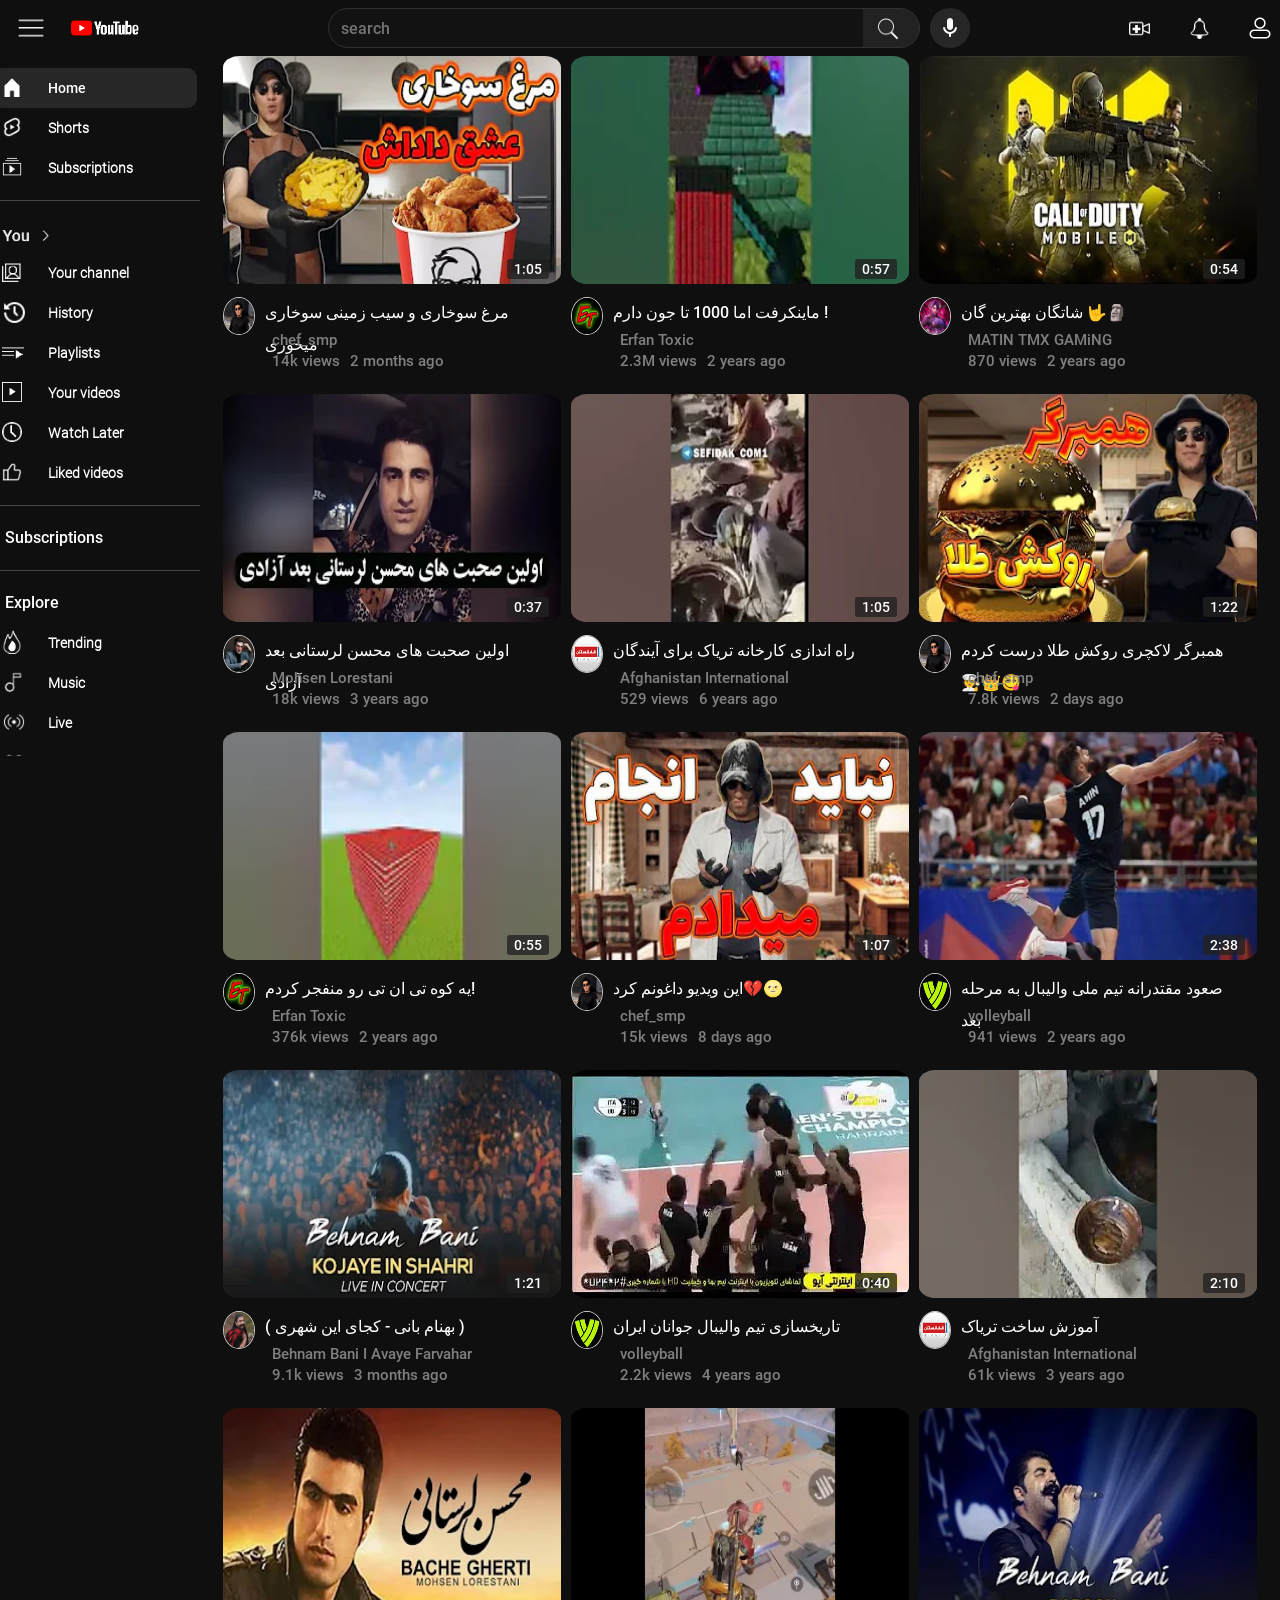
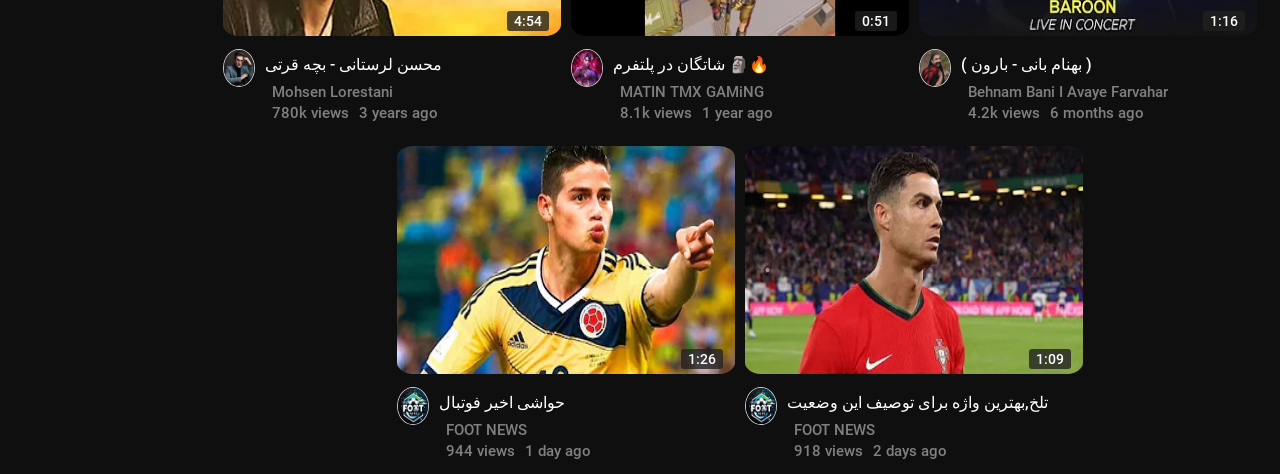
<file: index.htm>
<!DOCTYPE html>
<html>
<head>
    <!-- Style Link -->

    <link href="style/content.css" rel="stylesheet">
    <link href="style/header.css" rel="stylesheet">
    <link href="style/detailVideo.css" rel="stylesheet">
    <link href="style/channelDetai.css" rel="stylesheet">
    <link href="style/subscriptions.css" rel="stylesheet">
    <link href="style/listView.css" rel="stylesheet">
    <link href="style/subscribedChannelsView.css" rel="stylesheet">
    <link href="style/history.css" rel="stylesheet">
    <link href="style/playlistView.css" rel="stylesheet">
    <link href="style/lightMode.css" rel="stylesheet">

    <!-- Icon Link -->

    <link href="img/youtube-logo-transparent-png-pictures-transparent-background-youtube-logo-11562856729oa42buzkng.png" rel="icon">

    <!-- Script Link -->

    <script src="script/videomenu.json"> </script>
    <script src="script/channels.json"> </script>
    <script src="script/generate.js"> </script>
</head>

<body id="body">

<!-- This Section is For Header -->

<div class="header">
    <div class="start">
        <span class="menu" onclick="showSideMenu(), sideChecker()"></span>
        <span class="logo"></span>
    </div>
    <div class="center">
        <div class="search">
			<input id="search" type="text" placeholder="search"> 
			<div id="overlay" class="hide"> </div>
			<div id="result"> 	</div>
		</div>
        <span class="mic"></span>
    </div>
    <div class="end">
        <div class="endHeaderItems">
            <span class="videoUpload"></span>
        </div>
        <div class="endHeaderItems">
            <span class="notification"></span>
        </div>
        <div class="endHeaderItems profilePicture">
            <span class="profilePicture" onclick="showYourChannelMenu()"></span>
            <div class="yourChannelMenu hide" id="yourChannelMenu">
                <div class="yourChannelProfile">
                    <div class="yourProfile"></div>
                    <div class="nickName"> Taha & Navid </div>
                    <div class="userName"> @Taha_&_Navid </div>
                    <div class="viewChannel" onclick="showYourChannel()"> View your channel </div>
                </div>
                <div class="channelMenuItems borderTop">
                    <div class="icon iconGoogle"></div>
                    <div class="title"> Google Account </div>
                </div>
                <div class="channelMenuItems">
                    <div class="icon iconSwitch"></div>
                    <div class="title"> Switch account </div>
                </div>
                <div class="channelMenuItems borderBottom">
                    <div class="icon iconSignOut"></div>
                    <div class="title"> Sign out </div>
                </div>
                <div class="channelMenuItems borderTop">
                    <div class="icon iconStudio"></div>
                    <div class="title"> YouTube Studio </div>
                </div>
                <div class="channelMenuItems borderBottom">
                    <div class="icon iconPurchases"></div>
                    <div class="title"> Purchases and memberships </div>
                </div>
                <div class="channelMenuItems borderTop">
                    <div class="icon iconData"></div>
                    <div class="title"> Your data in YouTube </div>
                </div>
                <div class="channelMenuItems" id="lightMode">
                    <div class="icon iconAppearence"></div>
                    <div class="title"> Appearance: </div>
                </div>
                <div class="channelMenuItems">
                    <div class="icon iconLanguage"></div>
                    <div class="title"> Language: </div>
                </div>
                <div class="channelMenuItems">
                    <div class="icon iconRestricted"></div>
                    <div class="title"> Restricted Mode:  </div>
                </div>
                <div class="channelMenuItems">
                    <div class="icon iconLocation"></div>
                    <div class="title"> Location: </div>
                </div>
                <div class="channelMenuItems borderBottom">
                    <div class="icon iconKeyboard"></div>
                    <div class="title"> Keyboard shortcuts </div>
                </div>
                <div class="channelMenuItems">
                    <div class="icon iconSettings borderTop borderBottom"></div>
                    <div class="title"> Settings </div>
                </div>
                <div class="channelMenuItems">
                    <div class="icon iconHelp"></div>
                    <div class="title"> Help </div>
                </div>
                <div class="channelMenuItems">
                    <div class="icon iconFeedBack"></div>
                    <div class="title"> Send Feedback </div>
                </div>
            </div>
        </div>
    </div>
</div>
<div class="content">
    <div class="sideLeftGuide" id="side">
        <div class="main">
            <div class="home" id="home" onclick="showVideoMenu()">  
                <div> Home </div>
            </div>
            <div class="short">  
                <div> Shorts </div>
            </div>
            <div class="subscriptions" id="subscriptions" onclick="showSubscriptions()">  
                <div> Subscriptions </div>
            </div>
        </div>
        <div class="you">
            <div class="youTitle">
            </div>
            <div class="yourChannel" onclick="showYourChannel()">
                <div> Your channel </div>
            </div>
            <div class="historyIc" onclick="showHistory()">
                <div> History </div>
            </div>
            <div class="playlists" onclick="showPlaylist()">
                <div> Playlists </div>
            </div>
            <div class="yourVideos">
                <div> Your videos </div>
            </div>
            <div class="watchLater">
                <div> Watch Later </div>
            </div>
            <div class="likedVideos">
                <input type="radio" id="likedVideos" name="categories">
			    <label for="likedVideos" onclick="showVideoMenu()"> Liked videos </label>
            </div>
        </div>
        <div class="subscriptions">
            <div class="subscriptionsTitle"> Subscriptions </div>
        </div>
        <div class="explore">
            <div class="exploreTitle"> Explore </div>
            <div class="trending">
                <input type="radio" id="trending" name="categories">
			    <label for="trending" onclick="showVideoMenu()"> Trending </label>
            </div>
            <div class="music">
                <input type="radio" id="music" name="categories">
			    <label for="music" onclick="showVideoMenu()"> Music </label>
            </div>
            <div class="live">
                <input type="radio" id="live" name="categories">
			    <label for="live" onclick="showVideoMenu()"> Live </label>
            </div>
            <div class="gaming">
                <input type="radio" id="gaming" name="categories">
			    <label for="gaming" onclick="showVideoMenu()"> Gaming </label>
            </div>
            <div class="news">
                <input type="radio" id="news" name="categories">
			    <label for="news" onclick="showVideoMenu()"> News </label>
            </div>
            <div class="sport">
                <input type="radio" id="sport" name="categories">
			    <label for="sport" onclick="showVideoMenu()"> Sport </label>
            </div>
            <div class="learning">
                <input type="radio" id="learning" name="categories">
			    <label for="learning" onclick="showVideoMenu()"> Learning </label>
            </div>
            <div class="fashionAndBeauty">
                <input type="radio" id="fashionAndBeauty" name="categories">
			    <label for="fashionAndBeauty" onclick="showVideoMenu()"> Fashion & Beauty </label>
            </div>
        </div>
        <div class="more">
            <div class="moreTitle"> More from YouTube </div>
            <div class="youtubeStudio">
                <div> Youtube Studio </div>
            </div>
            <div class="youtubeKids">
                <div> Youtube Kids </div>
            </div>
        </div>
        <div class="support">
            <div class="settings">
                <div> Settings </div>
            </div>
            <div class="reportHistory">
                <div> Report history </div>
            </div>
            <div class="help">
                <div> Help </div>
            </div>
            <div class="sendFeedback">
                <div> Send feedback </div>
            </div>
        </div>
    </div>
    <div class="mainPage flex" id="grid">
            <!-- This section Will Generate Dynamic -->
    </div>
</div>

<!-- if you click on every single video this page will pop up -->
<!-- and show you every Detail of a video -->

<div id="detailVideo" class="hide">
    <div class="mainVideoDetail">
        <!-- This Section Will Generate Dynamic -->
        <video class="currentVideo" id="vidPlay" controls autoplay>
            <source src="">
        </video> 
        <div id="titleVideoDetail"></div>
        <div class="currentVideoStatus">
            <img class="channelProfile2" id="channelProfileid">
            <div class="holderstatus">
                <span class="channelNameDetail" id="channelNameDetailid"></span>
                <span class="channelSubscribers" id="channelSubscribersidvid"></span>
            </div>
            <span class="subscribeButton" id="subscribeBtn" onclick="videoSubed()"> Subscribe </span>
            <span class="videoLikeButton" id="videoLikeButtonid" onclick="videoLiked()"></span>
            <span class="videoDislikeButton"></span>
            <span class="videoShareButton"> Share </span>
            <span class="videoSaveToButton"> Save </span>
        </div>
        <div class="currentVideoDescription" id="currentVideoDescriptionid"> </div>
        <div class="currentVideoCommentSorting">
            <div class="commentsNumber"> 1M Comments </div>
            <div class="sortComment"> Sort by </div>
        </div>
        <div class="sendComment">
            <div class="channelProfile"></div>
            <div class="addComment"> Add a comment... </div>
        </div>
        <div class="allComments"></div>
    </div>
    <div class="sideVideoDetail" id="sideVideoDetailid">
        <!-- This Section Will Generate Dynamic -->
        <!-- note : this part will show you every videos of a certain channel -->
    </div>
</div>

<!-- This section is for viewing your own channel -->

<div id="channelDetail" class="hide">
    <div class="headerChannelDetail">
        <img class="channelBanner" id="channelBannerid" src="img/bannerYourChannel.jpg">
        <div class="channelStatus">
            <img class="channelProfile" id="channelProfilechd" src="img/user.png">
            <span class="channelNamechd" id="channelNamechdid"> Taha & Navid </span>
            <span class="channelSubscribers">
                <span class="username" id="usernameid"> @Taha_&_Navid </span>
                <span class="subscribersCount" id="subscribersCountid"> 10B subscribers </span>
                <span class="videosCount" id="videosCountid"> 1 videos </span>
            </span>
            <span class="channelBio" id="channelBioid"> baray in webapp zahmat ziad keshide shode lotfan sub kon </span>
            <span class="subscribeButton"> Subscribe </span>
        </div>
        <div class="channelSorting">
            <span class="home"> Home </span>
            <span class="videos"> Videos </span>
            <span class="shorts"> Shorts </span>
            <span class="live"> Live </span>
            <span class="playlists"> Playlists </span>
            <span class="community"> Community </span>
        </div>
    </div>
    <div class="contentDetailChannel" id="contentDetailChannelid">>
    </div>
</div>

<!-- This section will generate dynamic  -->
<!-- and show you every videos of channel that you subscribed -->

<!-- view 1 -->

<div id="subscriptionsGrid" class="hide">
    <div class="top">
        <div class="filter"> Latest </div>
        <div class="manageSubscribers" onclick="showManage()"> Manage </div>
        <div class="gridView"></div>
        <div class="listView" id="listViewBtn" onclick="showListView()"></div>
    </div>
    <div class="contentSubscriptions" id="contentsubed">
        <!-- <div class="video"> 
            <img class="thumbnail" src="img/images.png">
            <span class="videoDuration"> 00:00 </span>
            <img src="img/images.png" class="channelProfile"></img>
            <span class="videoDiscription"> amoozesh baz kardan youtube </span>  
            <span class="channelName"> YouTube </span>
            <span class="videoView"> 1 views </span>             
            <span class="videoDate"> 1 hour ago </span> 
        </div> -->
    </div>
</div>

<!-- view 2 -->

<div class="showList hide" id="listView">
</div>

<!-- view 3 -->

<div class="showSubscribedYoutubersChannel hide" id="manageSubscribers">
</div>

<!-- This section will generate dynamic -->
<!-- and show you every previous video that you watched -->

<div class="history hide" id="historyView">
    <!-- <div class="titleHistory"> Watch history </div>
    <div class="mainHistory">
        <div class="watchedVideo">
            <img class="thumbnailHistory" src="img/images.png">
            <span class="videoTitleHistory"> video kheili kheili khafan </span>
            <div class="inline3">
                <span class="channelNameHidtory">Afghanistan interbational</span>
                <span class="videoViewHistory"> 2 views </span>
            </div>
            <span class="videoDiscriptionHistory"> salam salam salam salam salam salam salam salam salam salam salam salam </span>
        </div>
    </div> -->
</div>

<!-- This section will generate dynamic -->
<!-- and show you every video that you saved on your playlist -->

<div class="playlistView hide" id="playList">
    <!-- <div class="playlistTitle"> Playlists </div>
    <div class="mainPlaylists">
        <div class="playlistFullDetail">
            <img class="coverPlaylist" src="img/images.png">
            <span class="namePlaylist"> Liked Videos </span>
        </div>
    </div> -->
</div>

<script src="script/lightMode.js"></script>


<script> 


// dynamic generation

fillWithVideos("grid",videos);

// show detail channel & video

function showDetailVideo(videoId1){
    side.className = "hide";
    grid.className = "hide";
    channelDetail.className = "hide";
    detailVideo.className = "flex";
    videoLikeButtonid.setAttribute("data-id",videoId1);
    subscribeBtn.setAttribute("data-id",videoId1);

    let curVideo = videos.find(el => el.id == videoId1);
    titleVideoDetail.innerHTML = curVideo.videoDiscription;
    vidPlay.src = "vids/" + curVideo.videoSrc[0];
    videoLikeButtonid.innerHTML = curVideo.like;
    currentVideoDescriptionid.innerHTML = curVideo.currentVideoDescription;

    chan = channels.find(el => el.id == curVideo.channel);
    filteredRelVideos = videos.filter(el => el.channel == curVideo.channel);
    channelNameDetailid.innerHTML = chan.fname;
    channelProfileid.src = "img/channel/" + chan.channelProfile[0];
    channelSubscribersidvid.innerHTML = chan.subcha + "       subscribers";
    
    channelNameDetailid.onclick = function(){
		showDetailChannel(chan.id);
	}
    fillWithRelVids();
    likeBtnStyle()
}

// generate Side Detail Video (Related Videos)

function generateRelVid(){
    let id = filteredRelVideos[i].id;
    let id2 = chan.id;
    let relVid = document.createElement("div");
    relVid.className = "relatedVideos";

        let relVidTum = document.createElement("img");
        relVidTum.className = "thumbnail";
        relVidTum.src = "img/video/" + filteredRelVideos[i].thumbnail;

        relVidTum.addEventListener("click",() => {showDetailVideo(id);});

        let videoDis = document.createElement("span");
        videoDis.className = "videoDiscription";
        videoDis.innerHTML = filteredRelVideos[i].videoDiscription;

        let chaNam = document.createElement("span");
        chaNam.className = "channelName";
        chaNam.innerHTML = chan.fname;
        chaNam.addEventListener("click",() => {showDetailChannel(id2);});

        let vAndD = document.createElement("div");
        vAndD.className = "viewAndDate";

            let vidV = document.createElement("span");
            vidV.className = "videoView";
            vidV.innerHTML = filteredRelVideos[i].videoView + " views ";

            let vidD = document.createElement("span");
            vidD.className = "videoDate";
            vidD.innerHTML = " • " + filteredRelVideos[i].videoDate;

    relVid.appendChild(relVidTum);
    relVid.appendChild(videoDis);
    relVid.appendChild(chaNam);
    relVid.appendChild(vAndD);
    vAndD.appendChild(vidV);
    vAndD.appendChild(vidD);

    sideVideoDetailid.appendChild(relVid);
}
function fillWithRelVids(){
    for(i = 0; i<filteredRelVideos.length; i++){
        generateRelVid();
    }
}

// Generate Detail Channel

function showDetailChannel(channelId){
    side.className = "sideLeftGuide";
    grid.className = "hide";
    channelDetail.className = "flex";
    detailVideo.className = "hide";
    contentDetailChannelid.classList.remove("hide");
    contentDetailChannelid.classList.add("contentDetailChannel");

    let curchannel = videos.find(el => el.id == channelId);
    let chand = channels.find(el => el.id == curchannel.channel);

    channelNamechdid.innerHTML = chand.fname;
    channelBannerid.src = "img/channel/" + chand.channelBanner[0];
    channelProfilechd.src = "img/channel/" + chand.channelProfile[0];
    usernameid.innerHTML = "@" + chand.usernameid;
    subscribersCountid.innerHTML = chand.subcha + "      subscribers";
    videosCountid.innerHTML = chand.videonum + "     videos";
    channelBioid.innerHTML = chand.channeldisceription;

    /*  from youtuber  */
	
	let channelVideo = videos.filter(el => el.channel == chand.id);
	fillWithVideos("contentDetailChannelid",channelVideo);
}

// show subscriptions

function showSubscriptions(){
    grid.classList.add("hide");
    grid.classList.remove("flex");
    subscriptionsGrid.classList.add("flex");
    subscriptionsGrid.classList.remove("hide");
    listView.classList.add("hide");
    listView.classList.remove("flex");
    manageSubscribers.classList.add("hide");
    manageSubscribers.classList.remove("flex");
    historyView.classList.add("hide");
    historyView.classList.remove("flex");
    playList.classList.add("hide");
    playList.classList.remove("flex");
    channelDetail.classList.add("hide");
    channelDetail.classList.remove("flex");
    detailVideo.classList.add("hide");
    detailVideo.classList.remove("flex");
    generateSubedVideos();
}

function showManage(){
    subscriptionsGrid.classList.add("hide");
    subscriptionsGrid.classList.remove("flex");
    manageSubscribers.classList.add("flex");
    manageSubscribers.classList.add("showSubscribedYoutubersChannel");
    manageSubscribers.classList.remove("hide");
    generateManageVideos();
}

function showListView(){
    subscriptionsGrid.classList.add("hide");
    subscriptionsGrid.classList.remove("flex");
    listView.classList.add("flex");
    listView.classList.remove("hide");
    generateListVideos();
}

// show history

function showHistory(){
    historyView.classList.add("flex");
    historyView.classList.remove("hide");
    grid.classList.add("hide");
    grid.classList.remove("flex");
    subscriptionsGrid.classList.add("hide");
    subscriptionsGrid.classList.remove("flex");
    listView.classList.add("hide");
    listView.classList.remove("flex");
    manageSubscribers.classList.add("hide");
    manageSubscribers.classList.remove("flex");
    playList.classList.add("hide");
    playList.classList.remove("flex");
    channelDetail.classList.add("hide");
    channelDetail.classList.remove("flex");
    detailVideo.classList.add("hide");
    detailVideo.classList.remove("flex");
}

// show playlist

function showPlaylist(){
    historyView.classList.add("hide");
    historyView.classList.remove("flex");
    grid.classList.add("hide");
    grid.classList.remove("flex");
    subscriptionsGrid.classList.add("hide");
    subscriptionsGrid.classList.remove("flex");
    listView.classList.add("hide");
    listView.classList.remove("flex");
    manageSubscribers.classList.add("hide");
    manageSubscribers.classList.remove("flex");
    playList.classList.add("flex");
    playList.classList.remove("hide");
    channelDetail.classList.add("hide");
    channelDetail.classList.remove("flex");
    detailVideo.classList.add("hide");
    detailVideo.classList.remove("flex");
}

// Show Your Channel

function showYourChannel(){
    channelDetail.classList.add("flex");
    channelDetail.classList.remove("hide");
    historyView.classList.add("hide");
    historyView.classList.remove("flex");
    grid.classList.add("hide");
    grid.classList.remove("flex");
    subscriptionsGrid.classList.add("hide");
    subscriptionsGrid.classList.remove("flex");
    listView.classList.add("hide");
    listView.classList.remove("flex");
    manageSubscribers.classList.add("hide");
    manageSubscribers.classList.remove("flex");
    playList.classList.add("hide");
    playList.classList.remove("flex");
    detailVideo.classList.add("hide");
    detailVideo.classList.remove("flex");
    contentDetailChannelid.classList.add("hide");
    contentDetailChannelid.classList.remove("contentDetailChannel");

    channelBannerid.src = "img/bannerYourChannel.jpg";
    channelProfilechd.src = "img/user.png";
    channelNamechdid.innerHTML = "Taha & Navid";
    usernameid.innerHTML = "@Taha_&_Navid";
    subscribersCountid.innerHTML = "10B subscribers";
    videosCountid.innerHTML = " 0 video ";
    channelBioid.innerHTML = "baray in webapp zahmat ziad keshide shode lotfan sub kon ";
}

// Show Your Channel Menu

flag = 0;
function showYourChannelMenu(){
    if(flag == 0){
        yourChannelMenu.classList.add("show");
        yourChannelMenu.classList.remove("hide"); 
        flag = 1;
    }
    else if(flag == 1){
        yourChannelMenu.classList.remove("show"); 
        yourChannelMenu.classList.add("hide");
        flag = 0;
    }
}

// Show/Hide Side Left Menu

flag2 =0;

function showSideMenu(){
    if(flag2 == 0){
        side.classList.add("hide"); 
        side.classList.remove("sideLeftGuide");
        flag2 = 1;
    }
    else if(flag2 == 1){
        side.classList.remove("hide");
        side.classList.add("sideLeftGuide"); 
        flag2 = 0;
    }
}

// This function will check if side Left menu is hide or not then change the style of home videos

function sideChecker(){
    if(flag2 == 1){
        grid.style.marginLeft = "0";
        grid.style.width = "100%";
        getIdAndChangeWidth1();
        getIdAndChangeheight1();
    }
    else if(flag2 == 0){
        grid.style.marginLeft = "15.625%";
        grid.style.width = "84.375%";
        getIdAndChangeWidth2();
        getIdAndChangeheight2()
    }
}

function getIdAndChangeWidth1(){
    for(let i=0; i<18;i++){
        let idVideo = "videoId" + [i].toString();
        let idTum = "tumId" + [i].toString();
        let holT = "holId" + [i].toString();
        document.getElementById(idVideo).style.width = "341.983px";
        document.getElementById(idVideo).style.height = "292.35px";
        document.getElementById(holT).style.height = "192.35px";
    }
}

function getIdAndChangeWidth2(){
    for(let i=0; i<18;i++){
        let idVideo = "videoId" + [i].toString();
        let idTum = "tumId" + [i].toString();
        let holT = "holId" + [i].toString();
        document.getElementById(idVideo).style.width = "405.317px";
        document.getElementById(idVideo).style.height = "327.983px";
        document.getElementById(holT).style.height = "227.983px";
    }
}


// filter based on categories

trending.onclick = function() {
	filterData ();
};
music.onclick = function() {
	filterData ();
};
live.onclick = function() {
	filterData ();
};
gaming.onclick = function() {
	filterData ();
};
news.onclick = function() {
	filterData ();
};
sport.onclick = function() {
	filterData ();
};
learning.onclick = function() {
	filterData ();
};
fashionAndBeauty.onclick = function() {
	filterData ();
};
likedVideos.onclick = function() {
	isLikedOrNot ();
};
search.onkeyup = function() {
	filterData ();
};

function filterData(){

	// category filter
	
	allCat = true;	
	catv1 = "";	
	catv2 = "";	
	catv3 = "";	
    catv4 = "";	
	catv5 = "";	
	catv6 = "";	
    catv7 = "";	
	catv8 = "";	
    // catv9 = "";
	
	if(trending.checked){
		catv1 = "";
		allCat = false;			
	}
	else if(music.checked){
		catv2 = "موزیک";
		allCat = false;	
	}
	else if(live.checked){
		catv3 = "";
		allCat = false;	
	}	
	else if(gaming.checked){
		catv4 = "گیمینگ";
		allCat = false;	
	}
	else if(news.checked){
		catv5 = "";
		allCat = false;	
	}	
    else if(sport.checked){
		catv6 = "ورزشی";
		allCat = false;	
	}
	else if(learning.checked){
		catv7 = "آموزشی";
		allCat = false;	
	}	
    else if(fashionAndBeauty.checked){
		catv8 = "";
		allCat = false;	
	}

	let filtered = videos.filter((el => el.category == catv1 || el.category == catv2 || el.category == catv3 || el.category == catv4 || el.category == catv5 || el.category == catv6 || el.category == catv7 || el.category == catv8 || allCat &&  el.videoDiscription.indexOf(search.value) != -1 && search.value!=' '));
    fillWithVideos("grid", filtered);
}

// Show Home Videos

function showVideoMenu(){
    channelDetail.classList.add("hide");
    channelDetail.classList.remove("flex");
    historyView.classList.add("hide");
    historyView.classList.remove("flex");
    grid.classList.add("flex");
    grid.classList.add("mainPage");
    grid.classList.remove("hide");
    subscriptionsGrid.classList.add("hide");
    subscriptionsGrid.classList.remove("flex");
    listView.classList.add("hide");
    listView.classList.remove("flex");
    manageSubscribers.classList.add("hide");
    manageSubscribers.classList.remove("flex");
    playList.classList.add("hide");
    playList.classList.remove("flex");
    detailVideo.classList.add("hide");
    detailVideo.classList.remove("flex");
    fillWithVideos("grid",videos);
}

// Liking System

function isLikedOrNot(){
    let filterLiked = videos.filter((el => el.isLiked == "yes"))
    fillWithVideos("grid", filterLiked);
}

function videoLiked(){
    let cid = videoLikeButtonid.getAttribute("data-id");
	curVideoL = videos.find(el => el.id == cid);
    curVideoL.isLiked = "yes";
}

function likeBtnStyle(){
    if(curVideoL.isLiked = "yes"){
        videoLikeButtonid.style.backgroundImage = "url('img/icons8-like-50(1)k.png')";
    }
    else if(curVideoL.isLiked = ""){
        videoLikeButtonid.style.backgroundImage = "url('img/icons8-like-50\(1\).png')";
    }
}

// subscribe system

function isSubedOrNot(){
    filterSubed = channels.filter((el => el.isSubed == "yes"));  
    let x = filterSubed.values();
    for(let e of x){
        filterSubedChannelsVideos = videos.filter((el => el.channel == e.id));
    }
}

function videoSubed(){
    let cid = subscribeBtn.getAttribute("data-id");
    let curVideo = videos.find((el => el.id == cid));
    let curChannel = channels.find((el => el.id == curVideo.channel))
    curChannel.isSubed = "yes";
    alert(curChannel.isSubed);
    isSubedOrNot()
}

function createSubedVideos(){
    isSubedOrNot();
    let id = filterSubedChannelsVideos[el].id

    let vid = document.createElement("div");
    vid.className = "video";

    let tum = document.createElement("img");
    tum.className = "thumbnail";
    tum.src = "img/video/" + filterSubedChannelsVideos[el].thumbnail;
    tum.addEventListener("click",() => {showDetailVideo(id);});

    let vidDur = document.createElement("span");
    vidDur.className = "videoDuration";
    vidDur.innerHTML = filterSubedChannelsVideos[el].videoDuration;

    let chanPro = document.createElement("img");
    chanPro.className = "channelProfile";
    chanPro.src = "img/channel/" + filterSubedChannelsVideos[el].channelProfile;

    let vidDis = document.createElement("span");
    vidDis.className = "videoDiscription";
    vidDis.innerHTML = filterSubedChannelsVideos[el].videoDiscription;

    let chaNam = document.createElement("span");
    chaNam.className = "channelName";
    chaNam.innerHTML = filterSubedChannelsVideos[el].fname;

    let vidView = document.createElement("span");
    vidView.className = "videoView";
    vidView.innerHTML = filterSubedChannelsVideos[el].videoView + " views";

    let vidDate = document.createElement("span");
    vidDate.className = "videoDate";
    vidDate.innerHTML = filterSubedChannelsVideos[el].videoDate + " ago";

    vid.appendChild(tum);
    vid.appendChild(vidDur);
    vid.appendChild(chanPro);
    vid.appendChild(vidDis);
    vid.appendChild(chaNam);
    vid.appendChild(vidView);
    vid.appendChild(vidDate);
    contentsubed.appendChild(vid);
}
function createManage(){
    let main = document.createElement("div");
    main.className = "main";

    let profSC = document.createElement("img");
    profSC.className = "profileSubscribedChannel";
    profSC.src = "img/channel/" + filterSubed[p].channelProfile;

    let SubCN = document.createElement("span");
    SubCN.className = "subscribedChannelName";
    SubCN.innerHTML = filterSubed[p].fname;

    main.appendChild(profSC);
    main.appendChild(SubCN);
    manageSubscribers.appendChild(main);
}
function createList(){
    let id = filterSubedChannelsVideos[c].id

    let videoListView = document.createElement("div");
    videoListView.className = "videoListView";

    let inl = document.createElement("div");
    inl.className = "inline";

    let chanPro = document.createElement("img");
    chanPro.className = "profileChannel";
    chanPro.src = "img/channel/" + filterSubedChannelsVideos[c].channelProfile;

    let chaNam = document.createElement("span");
    chaNam.className = "channelName";
    chaNam.innerHTML = filterSubedChannelsVideos[c].fname;

    let tum = document.createElement("img");
    tum.className = "thumbnail";
    tum.src = "img/video/" + filterSubedChannelsVideos[c].thumbnail;
    tum.addEventListener("click",() => {showDetailVideo(id);});

    let vidDis = document.createElement("span");
    vidDis.className = "videoTitle";
    vidDis.innerHTML = filterSubedChannelsVideos[c].videoDiscription;

    let ChannStat = document.createElement("div");
    ChannStat.className = "channelStatus";

    let chaNam2 = document.createElement("span");
    chaNam2.className = "channelName";
    chaNam2.innerHTML = filterSubedChannelsVideos[c].fname;

    let vidView = document.createElement("span");
    vidView.className = "videoView";
    vidView.innerHTML = filterSubedChannelsVideos[c].videoView + " views";

    let vidDate = document.createElement("span");
    vidDate.className = "videoDate";
    vidDate.innerHTML = filterSubedChannelsVideos[c].videoDate + " ago";

    let vidDes = document.createElement("span")
    vidDes.className = "videoDiscription"
    vidDes.innerHTML = filterSubedChannelsVideos[c].currentVideoDescription;


    videoListView.appendChild(inl);
    inl.appendChild(chanPro);
    inl.appendChild(chaNam);
    videoListView.appendChild(tum);
    videoListView.appendChild(vidDis);
    videoListView.appendChild(ChannStat);
    ChannStat.appendChild(chaNam2);
    ChannStat.appendChild(vidView);
    ChannStat.appendChild(vidDate);
    videoListView.appendChild(vidDes);

    listView.appendChild(videoListView);

}

function generateSubedVideos(){
    isSubedOrNot();
    for(el = 0; el < filterSubedChannelsVideos.length; el++){
        createSubedVideos();
    }
}
function generateManageVideos(){
    isSubedOrNot();
    for(p = 0; p < filterSubed.length; p++){
        createManage();
    }
}
function generateListVideos(){
    isSubedOrNot();
    for(c = 0; c < filterSubedChannelsVideos.length; c++){
        createList();
    }
}
</script>
</body>    
</html>
</file>
<file: style/content.css>
.content {
    width: 100%;
    display: flex;
    flex-flow: row nowrap;
    justify-content: flex-start;
    margin-top: 56px;
}

.sideLeftGuide {
    width: 15.625%;
    max-height: 700px;
    background: #0F0F0F;
    display: flex;
    flex-flow: column nowrap;
    align-items: center;
    overflow-y: auto;
    position: fixed;
    top: 56px;
}

.sideLeftGuide > div {
    padding: 12px 0 12px 0;
    width: 214px;
    display: flex;
    flex-flow: column wrap;
    align-items: flex-start;
    border-bottom: 1px solid #464646;
    cursor: pointer;
}

.sideLeftGuide > div > div {
    width: 180px;
    padding: 0 12px 0 12px;
    height: 40px;
    border-radius: 10px;
    text-align: left;
    line-height: 40px;
    font-family: robotoL;
    font-size: 14px;
    font-weight: 600;
    color: white;
    background-color: #0F0F0F;
}
.sideLeftGuide > div > div:hover {
    background-color: #272727;
}

.sideLeftGuide > div > div > div {
    margin-left: 43px;
}

.sideLeftGuide > .main > .home > div {
    font-weight: 500;
    font-family: roboto;
}

.sideLeftGuide > .main > .home {
    background-image: url("../img/home\(2\).png");
    background-color: #272727;
    background-repeat: no-repeat;
    background-position: 5% 45%;
    background-size: 20px;
}

.sideLeftGuide > .main > .home:hover {
    background-color: #3D3D3D;
}

.sideLeftGuide > .main > .short {
    background-image: url("../img/icons8-youtube-shorts-24\(2\).png");
    background-repeat: no-repeat;
    background-position: 5% 45%;
    background-size: 20px;
}

.sideLeftGuide > .main > .subscriptions {
    background-image: url("../img/icons8-subscription-24\(1\).png");
    background-repeat: no-repeat;
    background-position: 5% 45%;
    background-size: 20px;
}

.sideLeftGuide > .you > .youTitle  {
    background-image: url("../img/you.png");
    background-position: 0% 65%;
    background-repeat: no-repeat;
    background-size: 75px;
}

.sideLeftGuide > .you > .yourChannel {
    background-image: url("../img//icons8-name-50\(1\).png");
    background-repeat: no-repeat;
    background-position: 5% 45%;
    background-size: 20px;
}

.sideLeftGuide > .you > .historyIc {
    background-image: url("../img/icons8-history-24.png");
    background-repeat: no-repeat;
    background-position: 5% 45%;
    background-size: 25px;
}

.sideLeftGuide > .you > .playlists {
    background-image: url("../img/icons8-playlist-24\(1\).png");
    background-repeat: no-repeat;
    background-size: 22px;
    background-position: 5% 45%;
}

.sideLeftGuide > .you > .yourVideos {
    background-image: url("../img/icons8-video-24.png");
    background-repeat: no-repeat;
    background-position: 5% 45%;
    background-size: 20px;
}

.sideLeftGuide > .you > .watchLater {
    background-image: url("../img/icons8-clock-24\(1\).png");
    background-repeat: no-repeat;
    background-position: 5% 45%;
    background-size: 20px;
}

.sideLeftGuide > .you > .likedVideos {
    background-image: url("../img/icons8-thumbs-up-24l.png");
    background-repeat: no-repeat;
    background-position: 5% 45%;
    background-size: 20px;
}

.sideLeftGuide > .subscriptions {
    color: white;
    font-family: roboto;
    font-size: 16px;
}
.sideLeftGuide > .subscriptions > .subscriptionsTitle {
    font-family: roboto;
    font-size: 16px;
    font-weight: 500;
}
.sideLeftGuide > .explore > .exploreTitle {
    font-family: roboto;
    font-size: 16px;
    font-weight: 500;
}

/* filterd data */

.sideLeftGuide > .explore > div > label {
    margin-left: 43px;
}

.sideLeftGuide > .explore > div > input {
    display: none;
}
.sideLeftGuide > .you > div > input {
    display: none;
}
.sideLeftGuide > .you > div > label {
    margin-left: 43px;
}

.sideLeftGuide > .explore > .trending {
    background-image: url("../img/icons8-fire-50\(1\).png");
    background-repeat: no-repeat;
    background-position: 5% 45%;
    background-size: 20px;
}

.sideLeftGuide > .explore > .music {
    background-image: url("../img/icons8-music-50\(1\).png");
    background-repeat: no-repeat;
    background-position: 5% 45%;
    background-size: 22px;
}

.sideLeftGuide > .explore > .live {
    background-image: url("../img/icons8-live-50\(1\).png");
    background-repeat: no-repeat;
    background-position: 5% 45%;
    background-size: 24px;
}

.sideLeftGuide > .explore > .gaming {
    background-image: url("../img/icons8-game-50.png");
    background-repeat: no-repeat;
    background-position: 5% 45%;
    background-size: 24px;
}

.sideLeftGuide > .explore > .news {
    background-image: url("../img/icons8-google-news-50\(1\).png");
    background-repeat: no-repeat;
    background-position: 5% 45%;
    background-size: 23px;
}

.sideLeftGuide > .explore > .sport {
    background-image: url("../img/icons8-trophy-64\(1\).png");
    background-repeat: no-repeat;
    background-position: 5% 45%;
    background-size: 23px;
}

.sideLeftGuide > .explore > .learning {
    background-image: url("../img/icons8-idea-64\(1\).png");
    background-repeat: no-repeat;
    background-position: 5% 45%;
    background-size: 24px;
}

.sideLeftGuide > .explore > .fashionAndBeauty {
    background-image: url("../img/icons8-hanger-48\(1\).png");
    background-repeat: no-repeat;
    background-position: 5% 45%;
    background-size: 20px;
}

.sideLeftGuide > .more > .moreTitle {
    font-family: roboto;
    font-size: 16px;
    font-weight: 500;
}

.sideLeftGuide > .more > .youtubeStudio {
    background-image: url("../img/icons8-youtube-studio-48.png");
    background-repeat: no-repeat;
    background-position: 5% 45%;
    background-size: 26px;
}

.sideLeftGuide > .more > .youtubeKids {
    background-image: url("../img/icons8-youtube-48.png");
    background-repeat: no-repeat;
    background-position: 5% 45%;
    background-size: 23px;
}

.sideLeftGuide > .support > .settings {
    background-image: url("../img/icons8-setting-32\(1\).png");
    background-repeat: no-repeat;
    background-position: 5% 45%;
    background-size: 23px;
}

.sideLeftGuide > .support > .reportHistory {
    background-image: url("../img/icons8-flag-24.png");
    background-repeat: no-repeat;
    background-position: 5% 45%;
    background-size: 22px;
}
.sideLeftGuide > .support > .help {
    background-image: url("../img/icons8-help-50\(1\).png");
    background-repeat: no-repeat;
    background-position: 5% 45%;
    background-size: 22px;
}
.sideLeftGuide > .support > .sendFeedback {
    background-image: url("../img/icons8-message-80\(1\).png");
    background-repeat: no-repeat;
    background-position: 5% 45%;
    background-size: 22px;
}















.content > .mainPage {
    /* width: 1296px; */
    width: 84.375%;
    background: #0F0F0F;
    justify-content: center;
    flex-flow: row wrap;
    margin-left: 15.625%;
    gap: 10px;
}

.content > .mainPage > .video {
    /* width: 405.317px; */
    width: 31.27445987654321%;
    height: 327.983px;
    display: flex;
    position: relative;
    flex-flow: row wrap;
    cursor: pointer;
}

.video > .holderTum {
    width: 100%;
    /* height: 227.983px; */
    height: 69.51061487942973%;
    position: relative;
}

.content > .mainPage > .video > .holderTum > .thumbnail {
    width: 100%;
    height: 100%;
    border-radius: 5%;

}

.video > .holderTum > .videoDuration {
    /* width: 50px; */
    width: 12.33602340883802%;
    /* height: 20px; */
    height: 8.772583920730932%;
    position: absolute;
    bottom: 5px;
    right: 12px;
    border-radius: 3px;
    background: #212121c5;
    color: white;
    font-family: roboto;
    font-size: 14px;
    text-align: center;
    font-weight: 500;
    line-height: 20px;
}

.content > .mainPage > .video > .channelProfile {
    /* width: 36px; */
    width: 8.881936854363375%;
    /* height: 36px; */
    height: 10.9761786434053%;
    border-radius: 100%;
    border: 1px solid #ccc;
}

.content > .mainPage > .video > .videoDiscription {
    color: white;
    font-family: roboto;
    width: 80%;
    /* height: 20px; */
    height: 6.097877024114055%;
    line-height: 32px;
    margin-left: 10px;
}

.content > .mainPage > .video > .channelName {
    width: 100%;
    color: gray;
    font-family: roboto;
    font-size: 15px;
    margin-left: 49px;
    margin-top: -18px;
    transition: .5s;
}
.content > .mainPage > .video > .channelName:hover {
    color: rgb(255, 255, 255);
    transition: .5s;
}
.content > .mainPage > .video > .videoView {
    color: gray;
    font-family: roboto;
    font-size: 15px;
    margin-left: 49px;
    margin-top: -10px;
}


.content > .mainPage > .video > .videoDate {
    /* height: 10px; */
    height: 3.048938512057027%;
    color: gray;
    font-family: roboto;
    font-size: 15px;
    margin-top: -10px;
    margin-left: 10px;
}
</file>
<file: style/header.css>
body {
    margin: 0;
    padding: 0;
    -webkit-user-select: none;
    background: #0F0F0F;
}
.hide{
    display: none;
}
.show{
    display: block;
}
.flex{
    display: flex;
}

@font-face {
    font-family: roboto;
    src: url("../fonts/Roboto/Roboto-Medium.ttf");
}
@font-face {
    font-family: robotoL;
    src: url("../fonts/Roboto/Roboto-Light.ttf");
}

.header {
    width: 100%;
    height: 56px;
    display: flex;
    flex-flow: row wrap;
    justify-content: space-between;
    align-items: center;
    gap: 170px;
    background: #0F0F0F;
    position: fixed;
    top: 0;
    right: 0;
    z-index: 200;
}

.header > .start {
    /* width: 169px; */
    width: 11.00260416666667%;
    /* height: 40px; */
    height: 71.42857142857143%;
    display: flex;
    flex-flow: row wrap;
    justify-content: flex-start;
    align-items: center;
    padding-left: 10px;
    gap: 15px;
}

.header > .start > .menu {
    /* width: 40px; */
    width: 23.66863905325444%;
    /* height: 40px; */
    height: 100%;
    background: url("../img/icons8-menu-64.png") no-repeat 50% 50%;
    background-size: 60%;
    border-radius: 100%;
    background-color: transparent;
}

.header > .start > .menu:hover {
    background-color: #272727;

}

.header > .start > .logo {
    /* width: 90px; */
    width: 53.25443786982249%;
    /* height: 20px; */
    height: 50%;
    background: url("../img/ytd.png") no-repeat 50% 50%;
    background-size: 100%;
}

.header > .center {
    width: 732px;
    /* height: 40px; */
    height: 71.42857142857143%;
    display: flex;
    flex-flow: row wrap;
    justify-content: center;
    align-items: center;
    gap: 10px;
}

.center > .search {
    /* width: 640px; */
    width: 87.43169398907104%;
    /* height: 40px; */
    height: 100%;
    display: flex;
    flex-flow: row wrap;
    justify-content: flex-end;
    align-items: center;
    position: relative;
    z-index: 999999999999;
}

.center > .search > #search{
    width: 90%;
    height: 90%;
    outline: 0 none;
    border: 0 none;
    border-radius: 100px;
    background: #121212 url("../img/icons8-search-50\(1\).png") no-repeat 135% 50%;
    background-size: 33%;
    border: 1px solid #303030;
    color: #b0b0b0;
    font-family: roboto;
    font-size: 16px;
    font-weight: 300;
    padding-left: 2%;
}
.center > .search > #overlay{
	position: relative;
	top: 0;
	left: 0;
	background: rgb(255, 255, 255);
	width: 568px;
    overflow-y: auto;
	z-index: 200;
}
.search > #result{
	position: absolute;
	right: 20px;
	top: 40px;
	max-height: 350px;

    color: #ccc;
	overflow-y: auto;
	background: #212121;
	z-index: 300;
	border-radius: 8px;
	width: 90%;
    cursor: pointer;
    text-align: right;
    
}
.search > #result > div{
    padding: 8px 0;
    padding-right: 20px;
    
}
.search > #result > div:hover{
    background: #303030;
}
.header > .center > .mic {
    /* width: 40px; */
    width: 5.46448087431694%;
    /* height: 40px; */
    height: 100%;
    border-radius: 100%;
    background: #272727 url("../img/icons8-microphoned-24.png") no-repeat 50% 50%;
}

.header > .end {
    width: 180px;
    /* height: 40px; */
    height: 71.42857142857143%;
    display: flex;
    flex-flow: row wrap;
    justify-content: flex-end;
    align-items: center;
    gap: 20px;
}

.header > .end > .endHeaderItems {
    width: 40px;
    /* width: 15.68627450980392%; */
    /* height: 40px; */
    height: 100%;
    border-radius: 100%;
    display: flex;
    flex-flow: row wrap;
    justify-content: center;
    align-items: center;

}

.header > .end > .endHeaderItems:hover {
    background: #272727;
}

.header > .end > .endHeaderItems > .videoUpload {
    background: url("../img/video-camera.png") no-repeat 50% 50%;
    background-size: 70%;
    width: 75%;
    height: 75%;
}

.header > .end > .endHeaderItems > .notification {
    background: url("../img/icons8-notification-50\(1\).png") no-repeat 50% 50%;
    background-size: 70%;
    width: 75%;
    height: 75%;
}

.header > .end > .endHeaderItems > .profilePicture {
    background: url("../img/user.png") no-repeat 50% 50%;
    background-size: 60%;
    border-radius: 100%;
    width: 100%;
    height: 100%;
    
}

.header > .end > .endHeaderItems > .yourChannelMenu {
    width: 300px;
    height: 720px;
    background: #282828;
    position: absolute;
    right: 75px;
    top: 10px;
    z-index: 100000000000000000000000000000000000000000000;
    border-radius: 15px;
}

.header > .end > .endHeaderItems > .yourChannelMenu > .yourChannelProfile {
    height: 104.8px;
    width: 100%;
    border-bottom: 1px solid #535353;
    display: flex;
    flex-flow: column wrap;
}

.header > .end > .endHeaderItems > .yourChannelMenu > .yourChannelProfile > .yourProfile {
    height: 100%;
    width: 25%;
    background: url("../img/user.png") no-repeat 50% 25%;
    background-size: 55%;
}

.header > .end > .endHeaderItems > .yourChannelMenu > .yourChannelProfile > .nickName {
    width: 75%;
    padding-top: 10px;
    font-family: "Roboto","Arial",sans-serif;
    color: white;
    font-size: 17px;
}
.header > .end > .endHeaderItems > .yourChannelMenu > .yourChannelProfile > .userName {
    width: 75%;
    padding-top: 5px;
    font-family: "Roboto","Arial",sans-serif;
    color: white;
    font-size: 17px;
}
.header > .end > .endHeaderItems > .yourChannelMenu > .yourChannelProfile > .viewChannel {
    width: 75%;
    padding-top: 10px;
    font-family: "Roboto","Arial",sans-serif;
    color: #3EA6EB;
    font-size: 14px;
}

.header > .end > .endHeaderItems > .yourChannelMenu > .channelMenuItems {
    width: 100%;
    height: 40px;
    display: flex;
    align-items: center;
}

.header > .end > .endHeaderItems > .yourChannelMenu > .channelMenuItems > .title {
    font-family: "Roboto","Arial",sans-serif;
    color: white;
    margin-left: 16px;
    font-size: 15px;

}
.header > .end > .endHeaderItems > .yourChannelMenu > .channelMenuItems > .icon {
    margin-left: 16px;
    width: 24px;
    height: 24px;
}

.header > .end > .endHeaderItems > .yourChannelMenu > .channelMenuItems > .iconGoogle {
    background: url(../img/icons8-google-50.jpg);
    background-size: 100%;
}

.header > .end > .endHeaderItems > .yourChannelMenu > .channelMenuItems > .iconSwitch {
    background: url(../img/icons8-name-50\(1\).png);
    background-size: 100%;
}

.header > .end > .endHeaderItems > .yourChannelMenu > .channelMenuItems > .iconSignOut {
    background: url(../img/icons8-sign-out-50\(1\).png);
    background-size: 100%;
}

.header > .end > .endHeaderItems > .yourChannelMenu > .channelMenuItems > .iconPurchases {
    background: url(../img/icons8-dollar-50\(1\).png);
    background-size: 100%;
}

.header > .end > .endHeaderItems > .yourChannelMenu > .channelMenuItems > .iconAppearence {
    background: url(../img/icons8-moon-50\(1\).png);
    background-size: 100%;
}

.header > .end > .endHeaderItems > .yourChannelMenu > .channelMenuItems > .iconLanguage {
    background: url(../img/translate\(1\).png) no-repeat 50% 50%;
    background-size: 80%;
}

.header > .end > .endHeaderItems > .yourChannelMenu > .channelMenuItems > .iconRestricted {
    background: url(../img/security\(1\).png) no-repeat 50% 50%;
    background-size: 80%;
}

.header > .end > .endHeaderItems > .yourChannelMenu > .channelMenuItems > .iconLocation {
    background: url(../img/globe\(1\).png) no-repeat 50% 50%;
    background-size: 90%;
}

.header > .end > .endHeaderItems > .yourChannelMenu > .channelMenuItems > .iconKeyboard {
    background: url(../img/keyboard\(1\).png) no-repeat 50% 50%;
    background-size: 90%;
}

.header > .end > .endHeaderItems > .yourChannelMenu > .channelMenuItems > .iconSettings {
    background: url(../img/setting\(1\).png) no-repeat 50% 50%;
    background-size: 90%;
}

.header > .end > .endHeaderItems > .yourChannelMenu > .channelMenuItems > .iconHelp {
    background: url(../img/icons8-help-50\(1\).png) no-repeat 50% 50%;
    background-size: 90%;
}

.header > .end > .endHeaderItems > .yourChannelMenu > .channelMenuItems > .iconFeedBack {
    background: url(../img/icons8-message-80\(1\).png) no-repeat 50% 50%;
    background-size: 90%;
}

.header > .end > .endHeaderItems > .yourChannelMenu > .borderTop {
    padding-top: 8px;
}

.header > .end > .endHeaderItems > .yourChannelMenu > .borderBottom {
    padding-bottom: 8px;
    border-bottom: 1px solid #535353;
}

/* responsive */

@media screen and (max-width:1436px) {
    .header {
        gap: 100px;
    }
    .header > .start > .menu {
        width: 29%;
        background-size: 65%;
    }
}
@media screen and (max-width:1336px) {
    .header {
        gap: 50px;
    }
    .header > .start > .menu {
        width: 30%;
        background-size: 70%;
    }
}
@media screen and (max-width:1236px) {
    .header {
        gap: 10px;
    }
    .header > .start > .menu {
        width: 31%;
        background-size: 75%;
    }
}
@media screen and (max-width:1136px) {
    .header {
        gap: 0px;
    }
    .header > .start > .menu {
        width: 32%;
        background-size: 80%;
    }
    .header > .center > .search {
        width: 70%;
    }
    .header > .center{
        width: 40%;
    }
    .header > .center > .mic {
        display: none;
    }
    .header > .end > .endHeaderItems:not(.profilePicture) {
        display: none;
    }

    .header > .start > .logo {
        display: none;
    }
}
    @media screen and (max-width:800px) {
        .header > .end {
            width: 100px;
        }
        .center > .search > #search{
            background: none;
            text-align: center;
        }
        .header > .end {
            width: 50px;
        }
        .header > .start > .menu {
            width: 70%;
            height: 70%;
            background-size: 40%;
        }
    }
    @media screen and (max-width:700px) {
        .header > .end {
            width: 50px;
        }
        .header > .start > .menu {
            width: 80%;
            height: 80%;
            background-size: 60%;
        }
    }
    @media screen and (max-width:600px) {
        .header > .start > .menu {
            background-size: 80%;
        }
    }
    @media screen and (max-width:600px) {
        .header > .start > .menu {
            background-size: 90%;
        }
    }
</file>
<file: style/detailVideo.css>
#detailVideo {
    background: #0F0F0F;
    justify-content: center;
    width: 100%;
}

#detailVideo > .mainVideoDetail {
    width: 58.06640625%;
    padding: 24px 24px 0 0;
}

#detailVideo > .mainVideoDetail > .currentVideo {
    width: 100%;
    height: 515.183px;
    border-radius: 5px;
    box-shadow: 1px 1px 100px 1px white;
}

#detailVideo > .mainVideoDetail > #titleVideoDetail {
    width: 100%;
    height: 28px;
    padding: 8px 0 0 0;
    color: white;
    font-family: roboto;
    font-size: 20px;
    font-weight: 500;
}

#detailVideo > .mainVideoDetail > .currentVideoStatus {
    width: 100%;
    padding: 12px 0 12px 0;
    height: 42.4px;
    display: flex;
    align-items: center;

}

#detailVideo > .mainVideoDetail > .currentVideoStatus > .channelProfile2 {
    width: 40px;
    height: 40px;
    border-radius: 100%;
    cursor: pointer;
}

#detailVideo > .mainVideoDetail > .currentVideoStatus > .holderstatus {
    height: 100%;
    width: 120px;
    display: flex;
    flex-flow: column;
    gap: 2px;
    justify-content: center;
    margin-left: 10px;
}

#detailVideo > .mainVideoDetail > .currentVideoStatus > .holderstatus > .channelNameDetail {
    color: white;
    font-family: roboto;
    cursor: pointer;
}

#detailVideo > .mainVideoDetail > .currentVideoStatus > .holderstatus > .channelSubscribers {
    color: gray;
    font-family: roboto;
    font-size: 13px;
}

.subscribeButton {
    width: 94.6px;
    height: 36px;
    background: white;
    text-align: center;
    font-family: roboto;
    border-radius: 40px;
    line-height: 35px;
    cursor: pointer;
}

#detailVideo > .mainVideoDetail > .currentVideoStatus > #videoLikeButtonid {
    width: 48px;
    height: 22px;
    padding: 8px 5px 6px 15px;
    border-radius: 20px 0 0 20px;
    margin-left: 300px;
    background-image: url("../img/icons8-like-50\(1\).png");
    background-repeat: no-repeat;
    background-position: 10% 50%;
    background-color: #282828;
    background-size: 35%;
    border-right: 1px solid #9d9d9d;
    text-align: right;
    color: white;
    font-family: roboto;
    cursor: pointer;
    font-size: 14px;
    line-height: 21px;
}

#detailVideo > .mainVideoDetail > .currentVideoStatus > .videoLikeButton:hover {
    background-color: #4A4748;
}

#detailVideo > .mainVideoDetail > .currentVideoStatus > .videoDislikeButton {
    width: 52px;
    height: 36px;
    border-radius: 0 20px  20px 0;
    background: url("../img/icons8-dislike-50\(1\).png") no-repeat 50% 50%;
    background-color: #282828;
    background-size: 45%;
    text-align: right;
    color: white;
    font-family: roboto;
    cursor: pointer;
}

#detailVideo > .mainVideoDetail > .currentVideoStatus > .videoDislikeButton:hover {
    background-color: #4A4748;
}

#detailVideo > .mainVideoDetail > .currentVideoStatus > .videoShareButton {
    width: 66px;
    height: 22px;
    border-radius: 20px;
    padding: 8px 20px 6px 6px;
    background: url("../img/icons8-share-24\(1\).png") no-repeat 10% 50%;
    background-color: #282828;
    background-size: 20%;
    text-align: right;
    color: white;
    font-family: roboto;
    margin-left: 9px;
    cursor: pointer;
}

#detailVideo > .mainVideoDetail > .currentVideoStatus > .videoShareButton:hover {
    background-color: #4A4748;
}

#detailVideo > .mainVideoDetail > .currentVideoStatus > .videoSaveToButton {
    width: 66px;
    height: 22px;
    border-radius: 20px;
    padding: 8px 20px 6px 6px;
    background: url("../img/save.png") no-repeat 15% 50%;
    background-color: #282828;
    background-size: 30%;
    text-align: right;
    color: white;
    font-family: roboto;
    margin-left: 9px;
    cursor: pointer;
}

#detailVideo > .mainVideoDetail > .currentVideoStatus > .videoSaveToButton:hover {
    background-color: #4A4748;
}

#detailVideo > .mainVideoDetail > .currentVideoDescription {
    width: 98.68981329839502%;
    padding: 12px 0 0 12px;
    height: 84px;
    color: white;
    font-family: roboto;
    font-size: 13pxpx;
    font-weight: 400;
    background: #282828;
    border-radius: 5px;
    cursor: pointer;
}

#detailVideo > .mainVideoDetail > .currentVideoCommentSorting {
    width: 100%;
    padding: 24px 0 24px 0;
    height: 28px;
}

#detailVideo > .mainVideoDetail > .currentVideoCommentSorting > .commentsNumber {
    color: white;
    font-family: roboto;
    font-size: 21px;
    font-weight: 500;
    float: left;
}

#detailVideo > .mainVideoDetail > .currentVideoCommentSorting > .sortComment {
    color: white;
    font-family: roboto;
    font-size: 16px;
    font-weight: 500;
    float: left;
    line-height: 29px;
    margin-left: 40px;
    width: 80px;
    background: url("../img/icons8-sort-50.png") no-repeat -20% 50%;
    background-size: 40%;
    text-align: right;
    cursor: pointer;
}

#detailVideo > .mainVideoDetail > .sendComment {
    width: 100%;
    padding: 0px 0 32px 0;
    height: 16px;
}

#detailVideo > .mainVideoDetail > .sendComment > .channelProfile {
    width: 40px;
    height: 40px;
    background: url("../img/bahrololom.jpg") 50% 50%;
    background-size: 100%;
    border-radius: 100%;
    float: left;
}

#detailVideo > .mainVideoDetail > .sendComment > .addComment {
    width: 94.53551912568306%;
    border-bottom: 1px solid gray;
    font-family: roboto;
    color: gray;
    font-size: 14px;
    float: left;
    margin-left: 8px;
}

#detailVideo > .mainVideoDetail > .allComments {
    width: 100%;
    border: 1px solid #ccc;
}










#detailVideo > .sideVideoDetail {
    width: 26.171875%;
    padding-top: 24px;
    display: flex;
    flex-flow: column;
    gap: 10px;

}

#detailVideo > .sideVideoDetail > .relatedVideos  {
    width: 100%;
    height: 94px;
    display: flex;
    justify-content: left;
    flex-flow: column wrap;
    gap: 10px;
    cursor: pointer;
}

#detailVideo > .sideVideoDetail > .relatedVideos > .thumbnail {
    width: 168px;
    height: 100%;
}

#detailVideo > .sideVideoDetail > .relatedVideos > .videoDiscription {
    color: white;
    font-family: roboto;
    font-size: 14px;
    height: 10px;
    padding-bottom: 30px;
    width: 60%;
}

#detailVideo > .sideVideoDetail > .relatedVideos > .channelName {
    color: gray;
    font-family: roboto;
    font-size: 12px;

}

#detailVideo > .sideVideoDetail > .relatedVideos > .viewAndDate > .videoView {
    color: gray;
    font-family: roboto;
    font-size: 12px;
    width: 70px;
}

#detailVideo > .sideVideoDetail > .relatedVideos > .viewAndDate > .videoDate {
    color: gray;
    font-family: roboto;
    font-size: 12px;
    width: 70px;
}
</file>
<file: style/channelDetai.css>
#channelDetail {
    background: #0F0F0F;
    width: 84.375%;
    margin-left: 15.625%;
    justify-content: center;
    flex-flow: row wrap;
}

#channelDetail > .headerChannelDetail {
    background: #0F0F0F;
    width: 100%;
    display: flex;
    justify-content: center;
    flex-flow: row wrap;
    border-bottom: 1px solid #3F3F3F;
}

#channelDetail > .headerChannelDetail > .channelBanner {
    width: 1070px;
    height: 172.483px;
    border-radius: 10px;
}

#channelDetail > .headerChannelDetail > .channelStatus {
    padding-top: 17px;
    width: 1070px;
    height: 170px;
    display: flex;
    flex-flow: column wrap;
    justify-content: left;
    gap: 10px;
}

#channelDetail > .headerChannelDetail > .channelStatus > .channelProfile {
    width: 160px;
    height: 160px;
    border-radius: 100%;
}

.channelStatus > .channelNamechd{
    font-family: roboto;
    font-size: 40px;
    font-weight: 600;
    color: white;
}

#channelDetail > .headerChannelDetail > .channelStatus > .channelSubscribers {
    width: 894px;
    height: 22px;
    display: flex;
    flex-flow: row;
    justify-content: left;
    gap: 15px;
}

#channelDetail > .headerChannelDetail > .channelStatus > .channelSubscribers > .username {
    font-family: roboto;
    font-size: 15px;
    color: gray;
}

#channelDetail > .headerChannelDetail > .channelStatus > .channelSubscribers > .subscribersCount {
    font-family: roboto;
    font-size: 15px;
    color: gray;
}

#channelDetail > .headerChannelDetail > .channelStatus > .channelSubscribers > .videosCount {
    font-family: roboto;
    font-size: 15px;
    color: gray;
}

#channelDetail > .headerChannelDetail > .channelStatus > .channelBio {
    width: 894px;
    height: 22px;
    font-family: roboto;
    font-size: 15px;
    color: gray;
}

#channelDetail > .headerChannelDetail > .channelSorting {
    width: 1070px;
    display: flex;
    justify-content: left;
    flex-flow: row wrap;
    font-family: roboto;
    font-size: 17px;
    color: #AAAAAA;
    gap: 20px;
}

#channelDetail > .headerChannelDetail > .channelSorting > span {
    height: 48px;
    width: auto;
    line-height: 40px;
    border-bottom: 3px solid transparent;
}

#channelDetail > .headerChannelDetail > .channelSorting > span:hover {
    border-bottom: 3px solid #AAAAAA;
}

#channelDetail > .contentDetailChannel {
    width: 100%;
    display: flex;
    justify-content: center;
    align-items: center;
    gap: 4%;
    margin-top: 20px;
}

#channelDetail > .contentDetailChannel > .video  {
    width: 405.317px;
    height: 290px;
    display: flex;
    position: relative;
    flex-flow: row wrap;
    cursor: pointer;
}

#channelDetail > .contentDetailChannel >  .video > .thumbnail{
    width: 100%;
    height: 227.983px;
    border-radius: 5%;
}

#channelDetail > .contentDetailChannel > .video > .videoDiscription {
    color: white;
    font-family: roboto;
    width: 80%;
    height: 20px;
    line-height: 32px;
    margin-left: 10px;
    
}


#channelDetail > .contentDetailChannel >  .video > .videoView {
    color: gray;
    font-family: roboto;
    font-size: 15px;
    margin-left: 49px;
}

#channelDetail > .contentDetailChannel > .video > .videoDate {
    height: 10px;
    color: gray;
    font-family: roboto;
    font-size: 15px;
    margin-left: 10px;
}

#channelDetail > .contentDetailChannel > .video > .channelProfile , #channelDetail > .contentDetailChannel > .video >.channelName{display: none;}
</file>
<file: style/subscriptions.css>
#subscriptionsGrid {
    justify-content: center;
    flex-flow: row wrap;
    background: #0F0F0F;
    width: 84.375%;
    margin-left: 15.625%;
}

#subscriptionsGrid > .top {
    margin-top: 25px;
    display: flex;
    align-items: center;
    flex-flow: row wrap;
    width: 1248px;
    height: 68px;
}

#subscriptionsGrid > .top > .filter {
    font-family: roboto;
    font-size: 20px;
    color: white;
    font-weight: 600;
}

#subscriptionsGrid > .top > .manageSubscribers {
    color: #3EA6FF;
    font-family: roboto;
    float: right;
    margin-left: 1040px;
    font-size: 14px;
}

#subscriptionsGrid > .top > .gridView {
    background: url("../img/icons8-grid-24.png") no-repeat 50% 50%;
    width: 40px;
    height: 40px;
    margin-left: 17px;
}

#subscriptionsGrid > .top > .listView {
    background: url("../img/icons8-list-64.png") no-repeat 50% 50%;
    background-size: 55%;
    width: 40px;
    height: 40px;
}

#subscriptionsGrid > .contentSubscriptions {
    width: 100%;
    background: hsl(0, 0%, 6%);
    display: flex;
    justify-content: center;
    flex-flow: row wrap;
    gap: 10px;
}

#subscriptionsGrid > .contentSubscriptions > .recommendedTop {
    width: 1100px;
    height: 56px;
    border: 1px solid #ccc;
}

#subscriptionsGrid > .contentSubscriptions > .video {
    width: 405.317px;
    height: 327.983px;
    display: flex;
    position: relative;
    flex-flow: row wrap;
    cursor: pointer;
}

.thumbnail {
    width: 100%;
    height: 227.983px;
    border-radius: 5%;

}

#subscriptionsGrid > .contentSubscriptions > .video > .videoDuration {
    width: 50px;
    height: 20px;
    position: absolute;
    top: 200px;
    right: 12px;
    border-radius: 3px;
    background: #212121c5;
    color: white;
    font-family: roboto;
    font-size: 14px;
    text-align: center;
    font-weight: 500;
    line-height: 20px;
}

#subscriptionsGrid > .contentSubscriptions > .video > .channelProfile {
    width: 36px;
    height: 36px;
    border-radius: 100%;
    border: 1px solid #ccc;
}

#subscriptionsGrid > .contentSubscriptions > .video > .videoDiscription {
    color: white;
    font-family: roboto;
    width: 80%;
    height: 20px;
    line-height: 32px;
    margin-left: 10px;
}

#subscriptionsGrid > .contentSubscriptions > .video > .channelName {
    width: 100%;
    color: gray;
    font-family: roboto;
    font-size: 15px;
    margin-left: 49px;
    margin-top: -18px;

}

#subscriptionsGrid > .contentSubscriptions > .video > .videoView {
    color: gray;
    font-family: roboto;
    font-size: 15px;
    margin-left: 49px;
    margin-top: -10px;
}


#subscriptionsGrid > .contentSubscriptions > .video > .videoDate {
    height: 10px;
    color: gray;
    font-family: roboto;
    font-size: 15px;
    margin-top: -10px;
    margin-left: 10px;
}
</file>
<file: style/listView.css>
.showList {
    justify-content: center;
    flex-flow: row wrap;
    background: #0F0F0F;
    width: 84.375%;
    margin-left: 15.625%;
}

.showList > .videoListView {
    width: 1070px;
    height: 182px;
    display: flex;
    flex-flow: column wrap;
    justify-content: center;
    padding: 24px 0 24px 0;
    align-items: flex-start;

}

.showList > .videoListView > .inline {
    height: 40px;
    display: flex;
}

.showList > .videoListView > .inline > .profileChannel {
    border-radius: 100%;
    width: 32px;
    height: 32px;
}

.showList > .videoListView > .inline > .channelName {
    font-family: roboto;
    color: white;
    font-size: 20px;
    font-weight: 500;
    padding: 5px 0 0 8px;
}

.showList > .videoListView > .thumbnail {
    width: 246px;
    height: 138px;
}

.showList > .videoListView > .videoTitle {
    font-family: robotoL;
    color: white;
    font-size: 19px;
    font-weight: 800;
}

.showList > .videoListView > .channelStatus > .channelName {
    color: gray;
    font-family: roboto;
    font-size: 13px;
}

.showList > .videoListView > .channelStatus > .videoView {
    color: gray;
    font-family: roboto;
    font-size: 13px;
}

.showList > .videoListView > .channelStatus > .videoDate {
    color: gray;
    font-family: roboto;
    font-size: 13px;
}

.showList > .videoListView > .videoDiscription {
    color: gray;
    font-family: roboto;
    font-size: 13px;
    width: 60%;
}
</file>
<file: style/subscribedChannelsView.css>
.showSubscribedYoutubersChannel {
    justify-content: center;
    flex-flow: row wrap;
    background: #0F0F0F;
    width: 84.375%;
    margin-left: 15.625%;
}

.showSubscribedYoutubersChannel > .main {
    display: flex;
    justify-content: left;
    flex-flow: column wrap;
    width: 1070px;
    height: 136px;
    margin-bottom: 16px;
}

.showSubscribedYoutubersChannel > .main > .profileSubscribedChannel {
    border-radius: 100%;
    height: 136px;
    width: 136px;
    padding: 0 182px 0 182px;
}

.showSubscribedYoutubersChannel > .main > .subscribedChannelName {
    width: 60%;
    font-family: "Roboto","Arial",sans-serif;
    color: white;
    font-size: 17px;
    padding-bottom: 15px;
}

.showSubscribedYoutubersChannel > .main > .inline2 {
    width: auto;
    display: flex;
    flex-flow: row;
    justify-content: left;
    padding-bottom: 10px;
}

.showSubscribedYoutubersChannel > .main > .inline2 > .subscribedChannelUsername {
    font-family: "Roboto","Arial",sans-serif;
    color: #aaa;
    font-size: 13px;
}

.showSubscribedYoutubersChannel > .main > .inline2 > .subscribedChannelSubscribers {
    font-family: "Roboto","Arial",sans-serif;
    color: #aaa;
    font-size: 13px;
    padding-left: 10px;
}

.showSubscribedYoutubersChannel > .main > .subscribedChannelDiscription {
    font-family: "Roboto","Arial",sans-serif;
    color: #aaa;
    font-size: 13px;
    width: auto;
}
</file>
<file: style/history.css>
.history {
    justify-content: center;
    flex-flow: row wrap;
    background: #0F0F0F;
    width: 84.375%;
    margin-left: 15.625%;
}

.history > .titleHistory {
    width: 1070px;
    height: 50px;
    font-family: roboto;
    color: white;
    font-size: 35px;
    font-weight: 600;
}

.history > .mainHistory {
    width: 1070px;
    display: flex;
    justify-content: left;
    flex-flow: row wrap;
}

.history > .mainHistory > .watchedVideo {
    width: 628px;
    height: 138px;
    display: flex;
    justify-content: left;
    flex-flow: column wrap;
}

.history > .mainHistory > .watchedVideo > .thumbnailHistory {
    width: 246px;
    height: 100%;
    border-radius: 8px;
    margin-right: 16px;
}

.history > .mainHistory > .watchedVideo > .videoTitleHistory {
    font-family: "Roboto","Arial",sans-serif;
    color: white;
    font-size: 20px;
    font-weight: 200;
}

.history > .mainHistory > .watchedVideo > .inline3 {

}

.history > .mainHistory > .watchedVideo > .inline3 > .channelNameHidtory {
    font-family: "Roboto","Arial",sans-serif;
    color: gray;
    font-size: 13px;
}

.history > .mainHistory > .watchedVideo > .inline3 > .videoViewHistory {
    font-family: "Roboto","Arial",sans-serif;
    color: gray;
    font-size: 13px;
}

.history > .mainHistory > .watchedVideo > .videoDiscriptionHistory {
    margin-top: 10px;
    font-family: "Roboto","Arial",sans-serif;
    color: gray;
    font-size: 13px;
}
</file>
<file: style/playlistView.css>
.playlistView {
    justify-content: center;
    flex-flow: row wrap;
    background: #0F0F0F;
    width: 84.375%;
    margin-left: 15.625%;
}

.playlistView > .playlistTitle {
    font-family: roboto;
    color: white;
    font-size: 35px;
    font-weight: 600;
    width: 1248px;
    height: 50px;
}

.playlistView > .mainPlaylists {
    width: 1248px; 
    display: flex;
    flex-flow: row wrap;
    justify-content: left;
}

.playlistView > .mainPlaylists > .playlistFullDetail {
    width: 300px;
    height: 264px;
}

.playlistView > .mainPlaylists > .playlistFullDetail > .coverPlaylist {
    height: 169px;
    width: 100%;
    border-radius: 8px;
}

.playlistView > .mainPlaylists > .playlistFullDetail > .namePlaylist {
    font-family: roboto;
    color: white;
    font-size: 16px;
}
</file>
<file: style/lightMode.css>
.lightModeBody{
    background: #fff;
}
.sideLeftGuide.lightModeSide > div > div{
    color: #0f0f0f; 
    font-weight: 700;
}
.header.lightModeHeader{
    background: #fff;
}
.header.lightModeHeader > .center > .search > #search{
    background: #fff url("../img/icons8-search-50\(1\).png") no-repeat 135% 50%;
    color: #6d6d6d;
    border: 1px solid #ccc;
    background-size: 33%;
}
.header.lightModeHeader > .end > .endHeaderItems > .videoUpload{
    background: url("../img/icons8-video-camera-25.png") no-repeat 50% 50%;
}
.header.lightModeHeader > .end > .endHeaderItems > .videoUpload{
    background: url("../img/icons8-video-camera-25.png") no-repeat 50% 50%;
}
.header.lightModeHeader > .end > .endHeaderItems > .notification{
    background: url("../img/icons8-bell-48.png") no-repeat 50% 50%;
    background-size: 100%;
}
.header.lightModeHeader > .start > .logo{
    background-image: url("../img/ytl.png");
}
.header.lightModeHeader  > .start > .menu{
    background: #fff url("../img/icons8-menud-64.png") no-repeat 50% 50%;
    background-size: 80%;
}
.header.lightModeHeader  > .start > .menu:hover{
   background: #171717("../img/icons8-menud-64.png") no-repeat 50% 50%; 
}
.header.lightModeHeader > .center > .mic {
    background: #e3e3e3 url("../img/icons8-microphone-24.png") no-repeat 50% 50%;
}
.sideLeftGuide.lightModeSide > div > div:hover {
    background-color: #f2f2f2;
}
.sideLeftGuide.lightModeSide > .main > .home {
    background-image: url("../img/home\(1\).png");
    background-color: #f2f2f2;
}
.sideLeftGuide.lightModeSide > .main > .short {
    background-image: url("../img/icons8-youtube-shorts-24\(1\).png");
}
.sideLeftGuide.lightModeSide > .main > .subscriptions {
    background-image: url("../img/icons8-subscription-24.png");
}
.sideLeftGuide.lightModeSide > .you > .youTitle {
    background-image: url("../img/Screenshot\ \(44\).png");
    background-size: 25%;
    margin-left: 10px;
}
.sideLeftGuide.lightModeSide > .you > .youTitle:hover {
    background-image: url("../img/Screenshot\ \(44\).png");    
    background-color: #fff;
}
.sideLeftGuide.lightModeSide > .you > .yourChannel {
    background-image: url("../img/icons8-name-50.png");
}
.sideLeftGuide.lightModeSide > .you > .historyIc {
    background-image: url("../img/icons8-history-24\(1\).png");
}
.sideLeftGuide.lightModeSide > .you > .playlists {
    background-image: url("../img/icons8-playlist-24.png");
}
.sideLeftGuide.lightModeSide > .you > .yourVideos {
    background-image: url("../img/icons8-video-24\(1\).png");
}
.sideLeftGuide.lightModeSide > .you > .watchLater {
    background-image: url("../img/icons8-clock-24.png");
}
.sideLeftGuide.lightModeSide > .you > .likedVideos {
    background-image: url("../img/icons8-thumbs-up-24.png");
}
.sideLeftGuide.lightModeSide > .explore > .trending {
    background-image: url("../img/icons8-fire-50.png");
}
.sideLeftGuide.lightModeSide > .explore > .music {
    background-image: url("../img/icons8-music-50.png");
}
.sideLeftGuide.lightModeSide > .explore > .live {
    background-image: url("../img/icons8-live-50.png");
}
.sideLeftGuide.lightModeSide > .explore > .gaming {
    background-image: url("../img/icons8-game-50\(1\).png");
}
.sideLeftGuide.lightModeSide > .explore > .news {
    background-image: url("../img/icons8-google-news-50.png");
}
.sideLeftGuide.lightModeSide > .explore > .sport {
    background-image: url("../img/icons8-trophy-64.png");
}
.sideLeftGuide.lightModeSide > .explore > .learning {
    background-image: url("../img/icons8-idea-64.png");
}
.sideLeftGuide.lightModeSide > .explore > .fashionAndBeauty {
    background-image: url("../img/icons8-hanger-48.png");
}
.sideLeftGuide.lightModeSide > .support > .settings {
    background-image: url("../img/icons8-setting-32.png");
}
.sideLeftGuide.lightModeSide > .support > .reportHistory {
    background-image: url("../img/icons8-flag-24\(1\).png");
}
.sideLeftGuide.lightModeSide > .support > .help {
    background-image: url("../img/icons8-help-50.png");
}
.sideLeftGuide.lightModeSide > .support > .sendFeedback {
    background-image: url("../img/icons8-message-80.png");
}
#detailVideo.lightModeVideoDetail > .mainVideoDetail > .currentVideoStatus > #videoLikeButtonid{
    background-image: url("../img/icons8-like-50.png");
}
#detailVideo.lightModeVideoDetail > .mainVideoDetail > .currentVideoStatus > .videoDislikeButton{
    background: url("../img/icons8-dislike-50.png") no-repeat 50% 50%;
    background-size: 45%;
}
#detailVideo.lightModeVideoDetail > .mainVideoDetail > .currentVideoStatus > .videoSaveToButton{
    background: url("../img/icons8-save-search-50.png") no-repeat 15% 50%;
    background-size: 25%;
}
.mainPage.lightModeGrid > .video > .videoDiscription{
    color: #0f0f0f;
}
.mainPage.lightModeGrid > .video > .channelName:hover {
    color: rgb(0, 0, 0);
}
#detailVideo.lightModeVideoDetail > .mainVideoDetail > .currentVideoStatus > .holderstatus > .channelNameDetail{
    color: #0f0f0f;
}
#detailVideo.lightModeVideoDetail > .mainVideoDetail > .currentVideoStatus > .subscribeButton{
    background-color: #0f0f0f;
    color: #fff;
}
#detailVideo.lightModeVideoDetail > .mainVideoDetail > .currentVideoStatus > #videoLikeButtonid,#detailVideo.lightModeVideoDetail > .mainVideoDetail > .currentVideoStatus > .videoDislikeButton,#detailVideo.lightModeVideoDetail > .mainVideoDetail > .currentVideoStatus > .videoShareButton,#detailVideo.lightModeVideoDetail > .mainVideoDetail > .currentVideoStatus > .videoSaveToButton,#detailVideo.lightModeVideoDetail > .mainVideoDetail > .currentVideoDescription{
    background-color: #f2f2f2;
    color: #171717;
}
#detailVideo.lightModeVideoDetail > .mainVideoDetail > #titleVideoDetail{
    color: #0f0f0f;
}
#channelDetail.lightModeChannelDetail > .headerChannelDetail > .channelStatus > .channelNamechd{
    color: #0f0f0f;
}
#channelDetail.lightModeChannelDetail > .headerChannelDetail > .channelStatus > .subscribeButton{
    background-color: #0f0f0f;
    color: #f2f2f2;
}
#yourChannelMenu.lightModeYourMenu {
    background-color: #fff;
    color: #0f0f0f;
}

#yourChannelMenu.lightModeYourMenu > .channelMenuItems > .title , #yourChannelMenu.lightModeYourMenu > .yourChannelProfile > .nickName,#yourChannelMenu.lightModeYourMenu > .yourChannelProfile > .userName{
    color: #0f0f0f;
}

#yourChannelMenu.lightModeYourMenu > .yourChannelProfile > .nickName{
    color: #0f0f0f;
}

#yourChannelMenu.lightModeYourMenu > .channelMenuItems > .icon {
background-size: 100%;
}

#yourChannelMenu.lightModeYourMenu > .channelMenuItems > .iconGoogle {
    background: url(../img/icons8-google-50\(1\).png) no-repeat 50% 50%;
    background-size: 100%;
}
#yourChannelMenu.lightModeYourMenu > .channelMenuItems > .iconSwitch {
    background: url(../img/icons8-name-50.png) no-repeat 50% 50%;
    background-size: 100%;
}
#yourChannelMenu.lightModeYourMenu > .channelMenuItems > .iconSignOut {
    background: url(../img/icons8-sign-out-50.png) no-repeat 50% 50%;
    background-size: 100%;
}
#yourChannelMenu.lightModeYourMenu > .channelMenuItems > .iconStudio {
    background: url(../img/icons8-youtube-studio-48.png) no-repeat 50% 50%;
    background-size: 100%;
}
#yourChannelMenu.lightModeYourMenu > .channelMenuItems > .iconPurchases {
    background: url(../img/icons8-dollar-50.png) no-repeat 50% 50%;
    background-size: 100%;
}
#yourChannelMenu.lightModeYourMenu > .channelMenuItems > .iconData {
    background: url(../img/user2.png) no-repeat 50% 50%;
    background-size: 100%;
}
#yourChannelMenu.lightModeYourMenu > .channelMenuItems > .iconAppearence {
    background: url(../img/icons8-moon-50.png) no-repeat 50% 50%;
    background-size: 100%;
}
#yourChannelMenu.lightModeYourMenu > .channelMenuItems > .iconLanguage {
    background: url(../img/translate.png) no-repeat 50% 50%;
    background-size: 100%;
}
#yourChannelMenu.lightModeYourMenu > .channelMenuItems > .iconRestricted {
    background: url(../img/security.png) no-repeat 50% 50%;
    background-size: 100%;
}
#yourChannelMenu.lightModeYourMenu > .channelMenuItems > .iconLocation {
    background: url(../img/globe.png) no-repeat 50% 50%;
    background-size: 100%;
}
#yourChannelMenu.lightModeYourMenu > .channelMenuItems > .iconKeyboard {
    background: url(../img/keyboard.png) no-repeat 50% 50%;
    background-size: 100%;
}
#yourChannelMenu.lightModeYourMenu > .channelMenuItems > .iconSettings {
    background: url(../img/icons8-setting-32.png) no-repeat 50% 50%;
    background-size: 100%;
}
#yourChannelMenu.lightModeYourMenu > .channelMenuItems > .iconHelp {
    background: url(../img/icons8-help-50.png) no-repeat 50% 50%;
    background-size: 100%;
}
#yourChannelMenu.lightModeYourMenu > .channelMenuItems > .iconFeedBack {
    background: url(../img/icons8-message-80.png) no-repeat 50% 50%;
    background-size: 100%;
}
</file>
